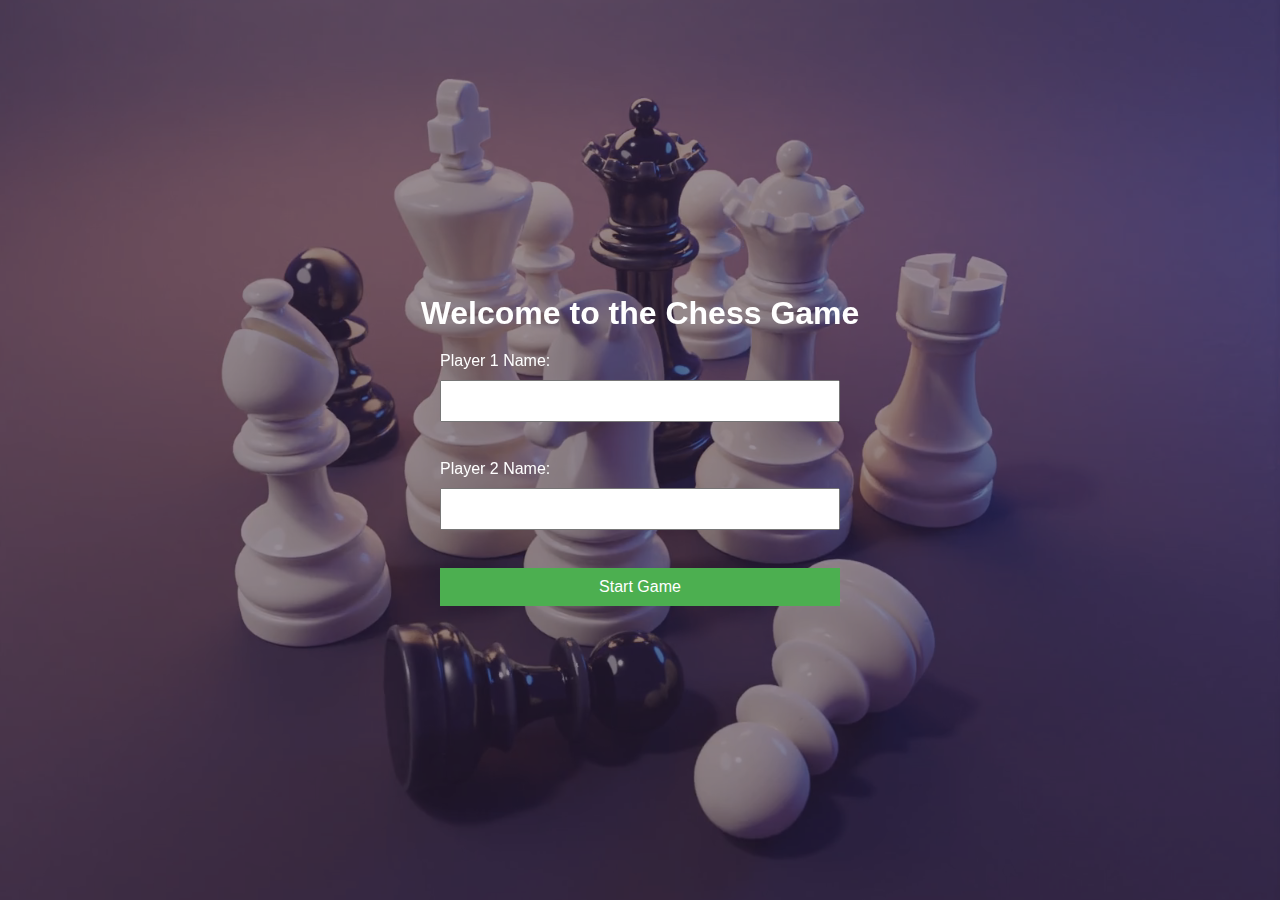
<file: index.html>
<!DOCTYPE html>
<html lang="en">
<head>
    <meta charset="UTF-8">
    <meta name="viewport" content="width=device-width, initial-scale=1.0">
    <title>Chess Game</title>
    <link rel="stylesheet" href="index.css">
</head>
<body>
    <div class="video-background">
        <video autoplay loop muted>
            <source src="images/bg-images/original-d1477b7cdded9a10408a18ef281c8621.mp4" type="video/mp4">
            Your browser does not support the video tag.
        </video>
    </div>
    <div class="content">
        <h1>Welcome to the Chess Game</h1>
        <form id="playerForm">
            <label for="player1">Player 1 Name:</label>
            <input type="text" id="player1" name="player1" required>
            <br>
            <label for="player2">Player 2 Name:</label>
            <input type="text" id="player2" name="player2" required>
            <br>
            <button type="submit">Start Game</button>
        </form>
    </div>
    <script src="index.js"></script>
</body>
</html>
</file>
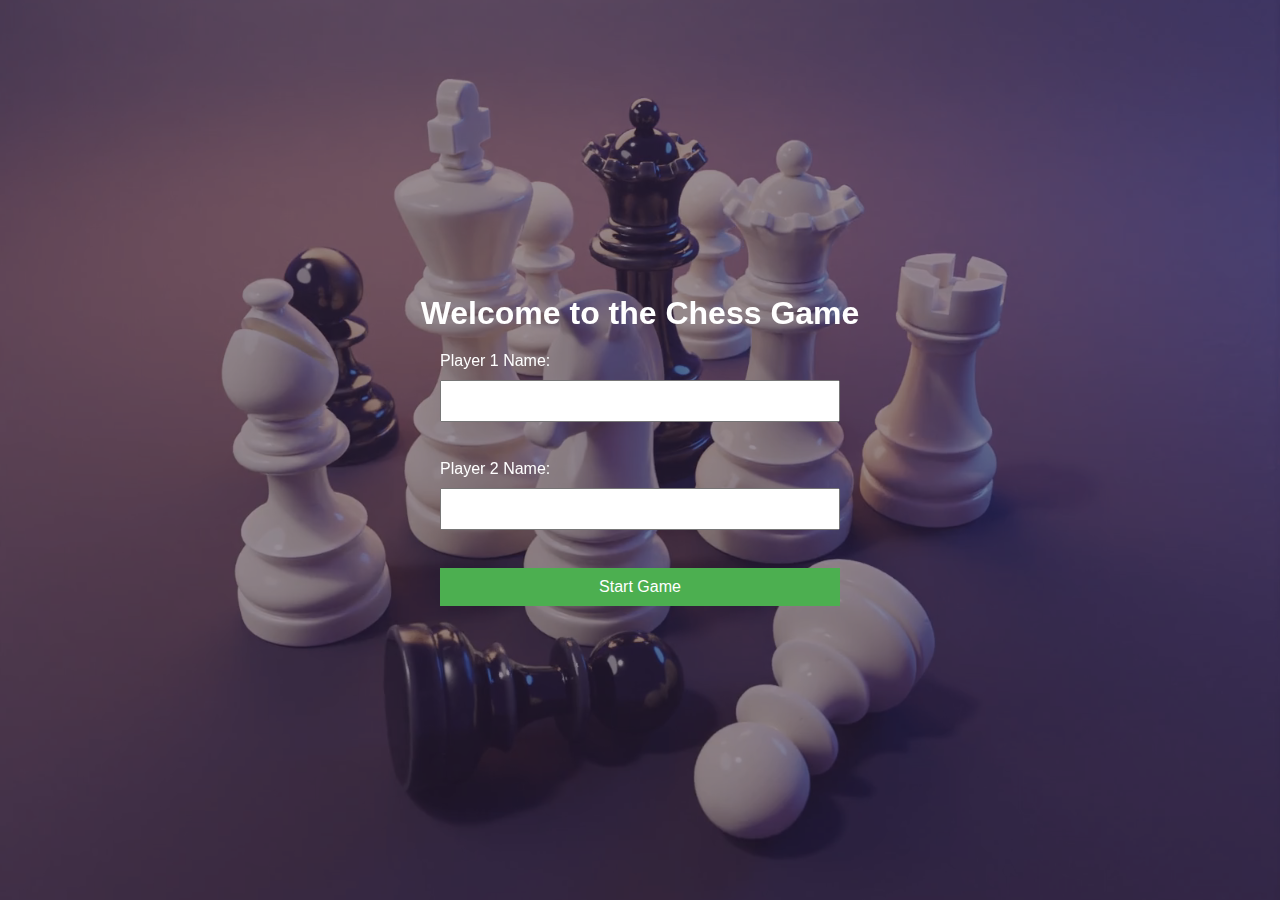
<file: HTML/index.html>
<!DOCTYPE html>
<html lang="en">
<head>
    <meta charset="UTF-8">
    <meta name="viewport" content="width=device-width, initial-scale=1.0">
    <title>Chess Game</title>
    <link rel="stylesheet" href="../CSS/index.css">
</head>
<body>
    <div class="video-background">
        <video autoplay loop muted>
            <source src="../images/bg-images/original-d1477b7cdded9a10408a18ef281c8621.mp4" type="video/mp4">
            Your browser does not support the video tag.
        </video>
    </div>
    <div class="content">
        <h1>Welcome to the Chess Game</h1>
        <form id="playerForm">
            <label for="player1">Player 1 Name:</label>
            <input type="text" id="player1" name="player1" required>
            <br>
            <label for="player2">Player 2 Name:</label>
            <input type="text" id="player2" name="player2" required>
            <br>
            <button type="submit">Start Game</button>
        </form>
    </div>
    <script src="../JS/index.js"></script>
</body>
</html>
</file>
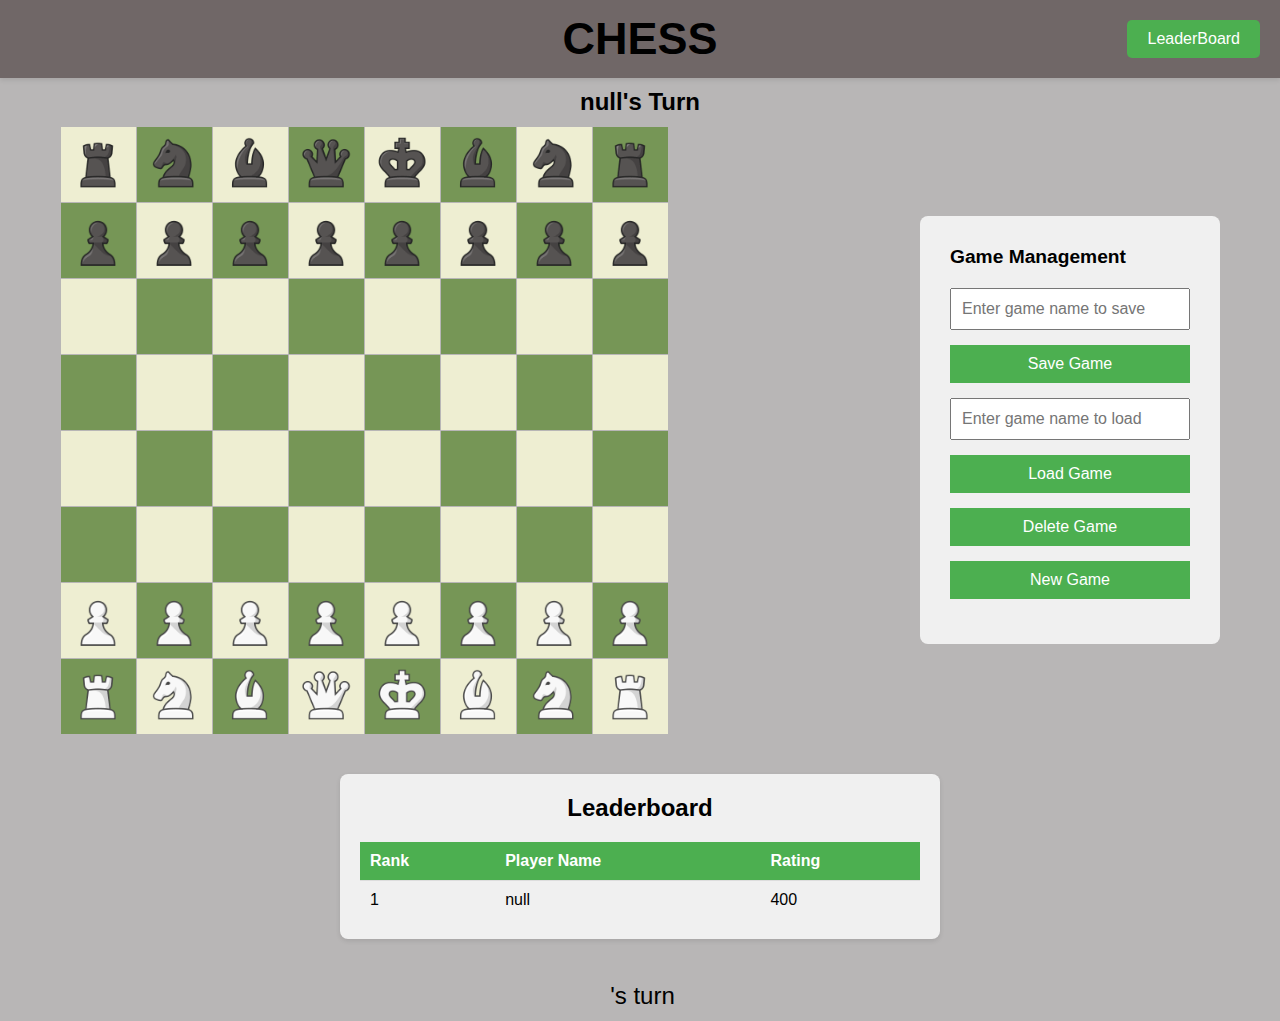
<file: chess.html>
<!DOCTYPE html>
<html lang="en">

<head>
    <meta charset="UTF-8" />
    <meta http-equiv="X-UA-Compatible" content="IE=edge" />
    <meta name="viewport" content="width=device-width, initial-scale=1.0" />
    <meta name="author" content="Jahid Khan" />
    <link rel="stylesheet" href="chess.css" />
    <title>Chess</title>
    
</head>

<body>
    <div class="navbar">
        <h1>CHESS</h1>
        <a href="#leaderboard" id="leaderButton">LeaderBoard</a>
    </div>

    <h2 id="tog"></h2>

    <div class="main-container">
        <div class="chess-board">
            <ul>
                <div class="divv" id="row8">
                    <li class="box" id="b801">Brook</li>
                    <li class="box" id="b802">Bknight</li>
                    <li class="box" id="b803">Bbishop</li>
                    <li class="box" id="b804">Bqueen</li>
                    <li class="box" id="b805">Bking</li>
                    <li class="box" id="b806">Bbishop</li>
                    <li class="box" id="b807">Bknight</li>
                    <li class="box" id="b808">Brook</li>
                </div>
                <div class="divv" id="row7">
                    <li class="box" id="b701">Bpawn</li>
                    <li class="box" id="b702">Bpawn</li>
                    <li class="box" id="b703">Bpawn</li>
                    <li class="box" id="b704">Bpawn</li>
                    <li class="box" id="b705">Bpawn</li>
                    <li class="box" id="b706">Bpawn</li>
                    <li class="box" id="b707">Bpawn</li>
                    <li class="box" id="b708">Bpawn</li>
                </div>
                <div class="divv" id="row6">
                    <li class="box" id="b601"></li>
                    <li class="box" id="b602"></li>
                    <li class="box" id="b603"></li>
                    <li class="box" id="b604"></li>
                    <li class="box" id="b605"></li>
                    <li class="box" id="b606"></li>
                    <li class="box" id="b607"></li>
                    <li class="box" id="b608"></li>
                </div>
                <div class="divv" id="row5">
                    <li class="box" id="b501"></li>
                    <li class="box" id="b502"></li>
                    <li class="box" id="b503"></li>
                    <li class="box" id="b504"></li>
                    <li class="box" id="b505"></li>
                    <li class="box" id="b506"></li>
                    <li class="box" id="b507"></li>
                    <li class="box" id="b508"></li>
                </div>
                <div class="divv" id="row4">
                    <li class="box" id="b401"></li>
                    <li class="box" id="b402"></li>
                    <li class="box" id="b403"></li>
                    <li class="box" id="b404"></li>
                    <li class="box" id="b405"></li>
                    <li class="box" id="b406"></li>
                    <li class="box" id="b407"></li>
                    <li class="box" id="b408"></li>
                </div>
                <div class="divv" id="row3">
                    <li class="box" id="b301"></li>
                    <li class="box" id="b302"></li>
                    <li class="box" id="b303"></li>
                    <li class="box" id="b304"></li>
                    <li class="box" id="b305"></li>
                    <li class="box" id="b306"></li>
                    <li class="box" id="b307"></li>
                    <li class="box" id="b308"></li>
                </div>

                <div class="divv" id="row2">
                    <li class="box Wpawn" id="b201">Wpawn</li>
                    <li class="box Wpawn" id="b202">Wpawn</li>
                    <li class="box Wpawn" id="b203">Wpawn</li>
                    <li class="box Wpawn" id="b204">Wpawn</li>
                    <li class="box Wpawn" id="b205">Wpawn</li>
                    <li class="box Wpawn" id="b206">Wpawn</li>
                    <li class="box Wpawn" id="b207">Wpawn</li>
                    <li class="box Wpawn" id="b208">Wpawn</li>
                </div>
                <div class="divv" id="row1">
                    <li class="box" id="b101">Wrook</li>
                    <li class="box" id="b102">Wknight</li>
                    <li class="box" id="b103">Wbishop</li>
                    <li class="box" id="b104">Wqueen</li>
                    <li class="box" id="b105">Wking</li>
                    <li class="box" id="b106">Wbishop</li>
                    <li class="box" id="b107">Wknight</li>
                    <li class="box" id="b108">Wrook</li>
                </div>
            </ul>
        </div>
        <div class="game-controls">
            <h3>Game Management</h3>
            <input type="text" id="saveGameName" placeholder="Enter game name to save" />
            <button id="saveGameButton">Save Game</button>

            <input type="text" id="loadGameName" placeholder="Enter game name to load" />
            <button id="loadGameButton">Load Game</button>
            <button id="deleteGameButton">Delete Game</button>
            <button id="newGameButton">New Game</button>
        </div>
    </div>
    <div id="leaderboard" class="leaderboard">
        <h2>Leaderboard</h2>
        <table class="leaderboard-table">
            <thead>
                <tr>
                    <th>Rank</th>
                    <th>Player Name</th>
                    <th>Rating</th>
                </tr>
            </thead>
            <tbody id="leaderboardBody">
                <!-- Leaderboard entries will be dynamically inserted here -->
            </tbody>
        </table>
    </div>
    <div id="player-turn">
        <span id="player-icon"></span>
        <span id="player-name"></span>'s turn
    </div>
    <script src="chess.js"></script>
    <script src="crud.js"></script>
    <script>
        
    </script>
</body>

</html>
</file>
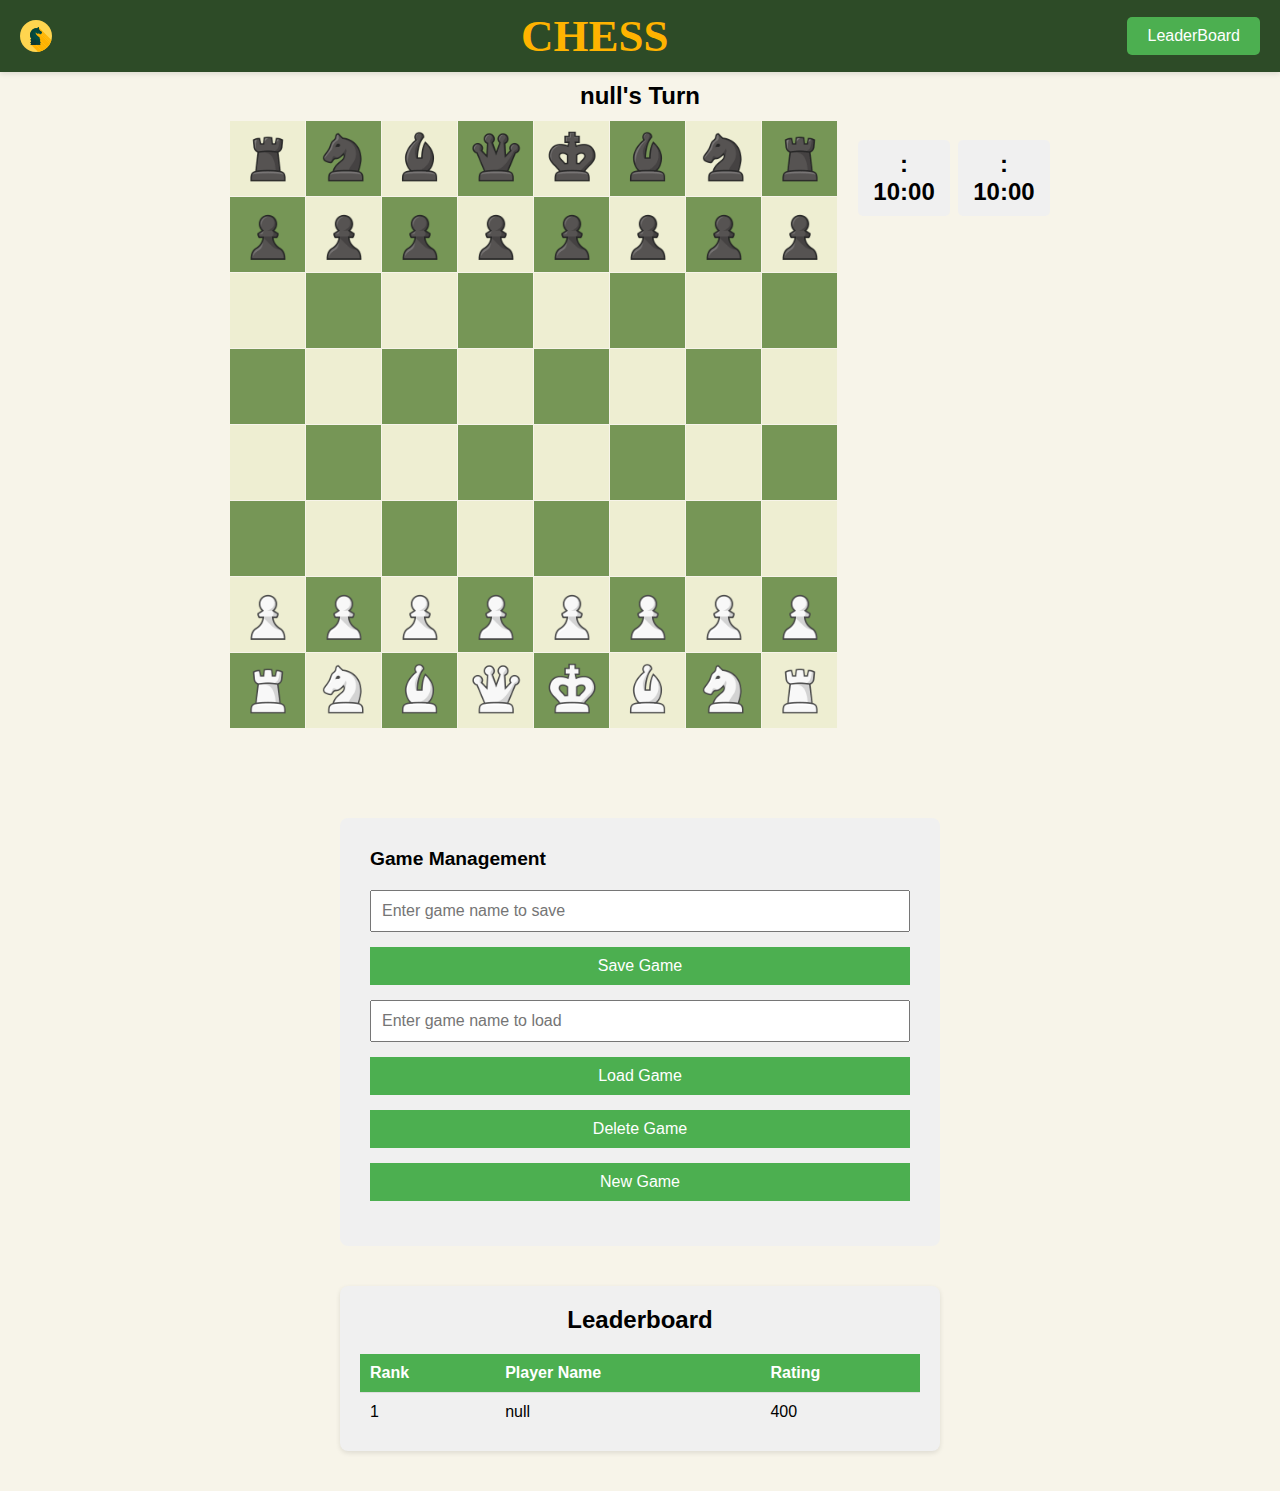
<file: HTML/chess.html>
<!DOCTYPE html>
<html lang="en">

<head>
    <meta charset="UTF-8" />
    <meta http-equiv="X-UA-Compatible" content="IE=edge" />
    <meta name="viewport" content="width=device-width, initial-scale=1.0" />
    <meta name="author" content="Jahid Khan" />
    <link rel="stylesheet" href="../CSS/chess.css" />
    <title>Chess</title>
    
</head>

<body>
    <div class="navbar">
        <svg class="chess-icon" xmlns="http://www.w3.org/2000/svg" xml:space="preserve" width="32" height="32" viewBox="0 0 2048 2048" style="shape-rendering:geometricPrecision;text-rendering:geometricPrecision;image-rendering:optimizeQuality;fill-rule:evenodd;clip-rule:evenodd">
            <defs>
                <clipPath id="id0">
                    <path d="M1024 0c565.539 0 1024 458.461 1024 1024s-458.461 1024-1024 1024S0 1589.539 0 1024 458.461 0 1024 0z"/>
                </clipPath>
                <style>.fil1{fill:#ffb300}.fil5,.fil6{fill:#094138;fill-rule:nonzero}.fil6{fill:#0d3b34}</style>
            </defs>
            <g id="Layer_x0020_1">
                <path d="M1024 0c565.539 0 1024 458.461 1024 1024s-458.461 1024-1024 1024S0 1589.539 0 1024 458.461 0 1024 0z" style="fill:#ffd54f"/>
                <!-- Rest of the SVG paths -->
                 <g style="clip-path:url(#id0)"><g id="_478221304"><path id="_3926324401" class="fil1" d="m1208.18 480.53 1135.88 1135.88 2.75 3.39 2.41 3.45 2.06 3.53 1.75 3.58 1.44 3.63 1.14 3.68.87 3.72.6 3.75.35 3.78.11 3.8-.11 3.81-.32 3.82-.51 3.82-.7 3.81-.85 3.79-1.01 3.78-1.15 3.75-1.27 3.72-1.38 3.68-1.48 3.63-1.55 3.58-1.62 3.52-1.68 3.46-1.71 3.38-1.73 3.3-1.75 3.22-1.74 3.13-1.73 3.03L1199.37 581.063l1.73-3.028 1.74-3.125 1.74-3.218 1.74-3.304 1.71-3.382 1.68-3.455 1.62-3.52 1.55-3.58 1.48-3.633 1.38-3.679 1.27-3.718 1.15-3.751 1.01-3.777.85-3.799.7-3.81.51-3.817.32-3.818.11-3.811-.12-3.799-.35-3.778-.6-3.751-.86-3.721-1.15-3.679-1.43-3.634-1.75-3.582-2.07-3.522-2.4-3.457z"/><path id="_392614056" class="fil1" d="M1225.4 604.187 2361.29 1740.07l1.89 2.2 1.86 2.27 1.83 2.32 1.8 2.39 1.77 2.45 1.73 2.52 1.69 2.57 1.65 2.64 1.61 2.71 1.56 2.76 1.51 2.83L1244.31 631.851l-1.51-2.831-1.56-2.767-1.61-2.703-1.65-2.639-1.69-2.576-1.73-2.514-1.77-2.449-1.8-2.39-1.83-2.325-1.86-2.266z"/><path id="_392612688" class="fil1" d="M1384.19 840.981 2520.07 1976.86l-.09.14-.09.14-.1.14-.09.13-.1.14-.1.13-.09.13-.1.14L1383.43 842.064l.1-.132.09-.134.1-.133.09-.136.1-.135.1-.137.09-.138z"/><path id="_392619480" class="fil1" d="M1383.43 842.064 2519.31 1977.95l-1.07 1.56-1.11 1.58-1.12 1.59-1.15 1.61-1.18 1.6-1.2 1.62-1.21 1.62-1.24 1.63L1374.15 854.874l1.24-1.625 1.21-1.622 1.2-1.615 1.17-1.609 1.16-1.6 1.12-1.591 1.1-1.581z"/><path id="_392633328" class="fil1" d="M1374.15 854.874 2510.03 1990.76l-326.82-204.27L1047.32 650.606z"/><path id="_392622408" class="fil1" d="M1047.32 650.606 2183.21 1786.49l-8.56-1.84-8.55-1.25-8.53-.67-8.5-.12-8.47.43-8.41.97-8.35 1.48-8.27 1.98-8.2 2.47-8.1 2.94-7.99 3.4-7.88 3.85-7.75 4.27-7.61 4.69-7.46 5.08-7.3 5.48-7.13 5.84-6.94 6.2-6.76 6.54-6.55 6.86-6.33 7.18-6.11 7.47-5.87 7.76-5.63 8.03-5.36 8.27-5.1 8.52-4.81 8.74-4.52 8.95-4.22 9.15-3.91 9.32-3.58 9.5-3.25 9.64L831.333 811.734l3.245-9.641 3.581-9.491 3.906-9.326 4.22-9.145 4.523-8.951 4.814-8.741 5.095-8.517 5.365-8.279 5.623-8.024 5.872-7.757 6.109-7.476 6.334-7.177 6.551-6.865 6.753-6.54 6.948-6.198 7.129-5.842 7.301-5.472 7.461-5.087 7.61-4.686 7.749-4.274 7.877-3.844 7.994-3.4 8.098-2.944 8.193-2.469 8.277-1.982 8.35-1.48 8.409-.964 8.46-.432 8.51.113 8.53.674 8.55 1.25z"/><path id="_392639808" class="fil1" d="M831.333 811.734 1967.21 1947.62l-4.29 15.14-3.25 14.9-2.24 14.65-1.28 14.42-.36 14.2.51 13.98 1.34 13.78 2.14 13.58 2.87 13.39 3.58 13.22 4.23 13.05 4.85 12.89 5.41 12.75 5.94 12.6 6.42 12.48 6.86 12.35 7.26 12.25 7.61 12.14 7.91 12.05 8.17 11.97 8.4 11.89 8.57 11.84 8.71 11.78 8.79 11.73 8.84 11.7 8.84 11.67 8.8 11.66 8.72 11.65 8.58 11.65 8.41 11.66 8.2 11.69 7.93 11.71L997.8 1218.16l-7.935-11.71-8.195-11.69-8.41-11.66-8.584-11.66-8.715-11.65-8.798-11.65-8.841-11.67-8.84-11.7-8.794-11.74-8.706-11.78-8.573-11.83-8.396-11.89-8.176-11.97-7.913-12.05-7.606-12.15-7.255-12.24-6.86-12.36-6.422-12.47-5.94-12.606-5.414-12.744-4.846-12.893-4.234-13.05-3.575-13.218-2.876-13.394-2.133-13.581-1.344-13.775-.514-13.982.362-14.196 1.279-14.419 2.242-14.654 3.248-14.896z"/><path id="_392635728" class="fil1" d="m997.8 1218.16 1135.88 1135.88 2.53 365.84L1000.33 1584z"/><path id="_392630328" class="fil1" d="M742.862 1332.6 1878.74 2468.48l-2.19-.74-2.14-.78-2.11-.82-2.06-.86-2.02-.88-1.98-.92-1.93-.95-1.89-.99-1.85-1.01-1.81-1.04-1.76-1.07-1.72-1.09-1.67-1.13-1.63-1.15-1.58-1.17-1.54-1.19-1.5-1.22-1.45-1.24L710.033 1314.35l1.449 1.24 1.495 1.21 1.54 1.2 1.584 1.17 1.628 1.15 1.674 1.12 1.717 1.1 1.762 1.07 1.805 1.04 1.849 1.01 1.892.98 1.934.96 1.979.91 2.019.89 2.063.85 2.104.82 2.146.79z"/><path id="_392638704" class="fil1" d="M716.416 1584 1852.3 2719.88l-2.39-.12-2.32-.35-2.23-.58-2.15-.78-2.04-.98-1.92-1.17-1.8-1.35L701.572 1578.67l1.796 1.34 1.924 1.17 2.04.99 2.145.78 2.236.58 2.317.35z"/><path id="_392617488" class="fil1" d="m1000.33 1584 1135.88 1135.88H1852.3L716.416 1584z"/><path id="_392613192" class="fil1" d="M1390.07 760.477 2525.95 1896.36l1.41 1.64 1.32 1.65 1.24 1.66 1.15 1.67 1.07 1.67.99 1.68.91 1.69.83 1.7.76 1.7.67 1.72.61 1.72.53 1.73.46 1.75.39 1.75.33 1.77.26 1.77.19 1.79L1403.19 789.537l-.19-1.787-.26-1.775-.33-1.765-.39-1.754-.46-1.744-.53-1.734-.61-1.725-.68-1.715-.75-1.705-.83-1.697-.91-1.689-.99-1.68-1.07-1.673-1.15-1.665-1.24-1.658-1.32-1.651z"/><path id="_392625720" class="fil1" d="M1244.31 631.851 2380.19 1767.73l.44.9L1244.75 632.743z"/><path id="_392626584" class="fil1" d="M1244.75 632.743 2380.63 1768.63l.85 1.52.89 1.53.95 1.56.98 1.58 1.03 1.59 1.07 1.61 1.12 1.63 1.16 1.64 1.19 1.65 1.24 1.67 1.27 1.68 1.31 1.68 1.35 1.7 1.38 1.71 1.42 1.72 1.45 1.73 1.48 1.73 1.51 1.74 1.55 1.74L1267.94 664.158l-1.54-1.743-1.51-1.739-1.48-1.731-1.45-1.726-1.42-1.718-1.38-1.71-1.35-1.699-1.31-1.689-1.27-1.678-1.24-1.667-1.19-1.654-1.16-1.64-1.12-1.625-1.07-1.609-1.03-1.593-.99-1.577-.94-1.558-.89-1.539z"/><path id="_392614080" class="fil1" d="M1403.19 789.537 2539.07 1925.42l.14 1.79.06 1.77.01 1.74-.05 1.73-.11 1.7-.17 1.68-.22 1.67-.28 1.65-.33 1.63-.37 1.62-.43 1.61-.47 1.59-.52 1.59-.56 1.57-.6 1.57-.65 1.56-.68 1.55-.72 1.55-.75 1.55-.79 1.54-.82 1.55-.85 1.54-.88 1.54-.91 1.55-.93 1.55-.96 1.55-.98 1.56-1 1.57-1.02 1.58-1.04 1.59-1.05 1.59-1.07 1.61L1384.19 840.981l1.07-1.61 1.05-1.597 1.04-1.587 1.02-1.577 1-1.568.98-1.561.95-1.555.94-1.55.91-1.547.88-1.544.85-1.542.82-1.543.79-1.543.75-1.547.72-1.548.68-1.554.65-1.559.6-1.568.56-1.575.52-1.584.47-1.596.43-1.606.37-1.621.33-1.633.28-1.65.22-1.667.17-1.684.11-1.702.05-1.723-.01-1.745-.07-1.768z"/><path id="_478234912" class="fil1" d="M1357.29 736.419c31.697 16.83 44.16 34 45.899 53.118 1.748 19.234-7.547 34.207-19.002 51.444-.245.37-.5.731-.763 1.083-2.823 4.163-5.96 8.47-9.274 12.81l-326.829-204.268c-91.266-22.816-183.199 57.53-215.992 161.128-51.586 162.96 83.38 281.256 166.467 406.427l2.531 365.838H716.412c-12.888 0-23.336-10.448-23.336-23.335 0-1.01.064-2.005.19-2.98 1.531-19.16 4.524-31.755 10.414-43.635 3.234-6.523 7.017-12.181 11.69-18.167-50.893-60.662-29.142-85.724.022-119.308 10.15-11.687 21.715-25.007 27.467-43.973-23.561-7.762-40.056-21.921-48.233-37.327a23.868 23.868 0 0 1-.78-1.617c-4.346-8.784-6.237-18.06-5.543-27.176.785-10.275 4.706-19.99 11.932-28.296 8.08-9.29 20.532-16.674 37.486-20.335-21.756-29.806-44.695-70.43-62.27-117.05-18.676-49.536-31.524-106.284-30.832-164.727.388-32.606 4.569-64.629 12.111-95.489 21.435-87.697 70.013-166.562 135.952-223.245 66.377-57.061 150.408-91.76 242.267-90.667 22.723.27 45.861 2.726 69.258 7.57 4.213-4.645 9.368-10.542 14.832-16.793 17.761-20.322 38.381-43.916 50.182-50.516 7.85-4.364 17.133-3.7 24.141.93l.013-.02c48.043 31.773 24.225 81.48 5.996 113.218a134.994 134.994 0 0 1 16.241 13.01c10.68 9.995 20.756 22.507 28.698 37.78l.437.89c8.784 16.1 25.8 35.72 45.512 54.154 21.39 20.004 45.592 38.197 65.816 48.836.414.218.818.448 1.215.687z"/></g></g><path d="M1024 0c565.539 0 1024 458.461 1024 1024s-458.461 1024-1024 1024S0 1589.539 0 1024 458.461 0 1024 0z" style="fill:none"/><path d="M1256.24 1224.29c13.798 6.755 23.31 17.079 28.841 28.747 3.897 8.22 5.696 17.101 5.54 25.936-.155 8.81-2.242 17.48-6.117 25.313-6.23 12.59-16.88 23.216-31.34 28.991 5.82 18.606 17.23 31.747 27.257 43.294 29.165 33.585 50.915 58.646.023 119.308 4.673 5.986 8.455 11.644 11.69 18.168 6.016 12.135 9.01 25.016 10.512 44.881.956 12.838-8.674 24.02-21.512 24.977a24.45 24.45 0 0 1-1.733.065v.026H716.415c-12.888 0-23.336-10.448-23.336-23.335 0-1.01.064-2.005.19-2.98 1.531-19.16 4.524-31.755 10.414-43.635 3.234-6.523 7.017-12.181 11.69-18.167-50.893-60.662-29.142-85.724.022-119.308 10.15-11.687 21.715-25.007 27.467-43.973-23.56-7.762-40.056-21.921-48.233-37.327a23.868 23.868 0 0 1-.78-1.617c-4.346-8.784-6.237-18.06-5.542-27.176.784-10.275 4.705-19.99 11.931-28.296 8.08-9.29 20.532-16.674 37.486-20.335-21.756-29.806-44.695-70.43-62.27-117.05-18.676-49.536-31.524-106.284-30.832-164.727.388-32.606 4.569-64.629 12.111-95.489 21.435-87.697 70.013-166.562 135.952-223.245 66.377-57.061 150.408-91.76 242.267-90.667 22.724.27 45.861 2.726 69.258 7.57 4.213-4.645 9.368-10.542 14.832-16.793 17.762-20.323 38.381-43.916 50.182-50.516 7.85-4.364 17.133-3.7 24.141.93l.013-.02c48.043 31.773 24.225 81.48 5.996 113.218a134.994 134.994 0 0 1 16.241 13.01c10.68 9.995 20.756 22.507 28.699 37.78.152.294.297.592.437.89 8.783 16.1 25.798 35.72 45.511 54.154 21.391 20.004 45.592 38.197 65.816 48.836.414.218.818.448 1.215.687 31.697 16.83 44.16 34 45.9 53.118 1.747 19.234-7.548 34.207-19.003 51.444-.245.37-.5.731-.763 1.083-21.09 31.097-59.604 70.296-59.715 70.41-7.633 7.849-19.46 9.157-28.49 3.83-18.423-9.536-31.463-18.937-43.067-27.302-24.506-17.664-40.876-29.465-102.183-16.494-9.167 1.934-17.748 3.039-25.768 3.43-30.955 1.51-52.99-7.644-68.313-21.128-15.528-13.665-23.557-31.524-26.889-47.31a90.11 90.11 0 0 1-1.828-14.113c-.08-1.714-.564 2.382-1.512 2.075-1.855-.602-3.974-.876-6.175-.745-2.099.124-4.25.654-6.274 1.663-5.852 2.917-10.614 10.839-10.614 26.32 0 38.541 15.658 74.956 38.948 108.26 24.503 35.04 57.398 66.757 89.974 94.155 11.543 9.707 25.612 19.542 39.833 29.481 11.655 8.146 23.407 16.362 33.99 24.561 48.81 37.825 84.49 80.939 50.897 145.136z" style="fill:#004d40;fill-rule:nonzero"/><path d="M1256.24 1224.29c13.798 6.755 23.31 17.079 28.841 28.747 3.897 8.22 5.696 17.101 5.54 25.936-.155 8.81-2.242 17.48-6.117 25.313-6.23 12.59-16.88 23.216-31.34 28.991.197.626.398 1.247.608 1.86H742.046c.283-.834.556-1.681.816-2.539-23.56-7.762-40.056-21.92-48.233-37.327a23.868 23.868 0 0 1-.78-1.617c-4.346-8.784-6.237-18.06-5.542-27.176.784-10.275 4.705-19.99 11.931-28.296 7.857-9.034 19.848-16.264 36.095-20.024h522.935a142.597 142.597 0 0 1-3.028 6.132z" style="fill:#03493d;fill-rule:nonzero"/><path class="fil5" d="M1253.77 1335.14c5.98 17.63 16.96 30.276 26.65 41.434 29.164 33.585 50.914 58.647.023 119.308l.229.293h-565.53l.23-.293c-50.894-60.661-29.142-85.723.022-119.308 9.69-11.158 20.67-23.805 26.65-41.434h511.726z"/><path class="fil6" d="M1280.67 1496.18c4.567 5.877 8.278 11.46 11.46 17.875 6.017 12.136 9.01 25.017 10.512 44.882.957 12.837-8.674 24.02-21.511 24.977a24.45 24.45 0 0 1-1.733.064v.026H716.412c-12.888 0-23.336-10.448-23.336-23.335 0-1.01.063-2.005.189-2.98 1.532-19.16 4.525-31.755 10.415-43.634 3.18-6.417 6.893-11.998 11.46-17.875h565.53z"/><path d="M1000.33 1584H716.415c-12.888 0-23.336-10.448-23.336-23.335 0-1.01.064-2.006.189-2.98 1.532-19.16 4.525-31.755 10.415-43.635 3.234-6.523 7.017-12.182 11.69-18.167-50.893-60.662-29.142-85.724.022-119.308 10.149-11.687 21.714-25.007 27.466-43.973-23.56-7.762-40.056-21.921-48.232-37.328a23.868 23.868 0 0 1-.781-1.616c-4.345-8.784-6.236-18.06-5.542-27.176.784-10.275 4.706-19.99 11.932-28.296 8.08-9.29 20.532-16.674 37.485-20.335-21.755-29.807-44.695-70.43-62.27-117.05-18.675-49.536-31.523-106.284-30.831-164.727.387-32.606 4.568-64.629 12.11-95.489 21.436-87.697 70.013-166.562 135.953-223.245 66.377-57.061 150.408-91.761 242.267-90.667 22.723.27 45.861 2.726 69.257 7.57 4.213-4.645 9.369-10.542 14.833-16.794 17.761-20.322 38.38-43.915 50.181-50.515 7.85-4.365 17.133-3.7 24.142.93l.013-.02c48.043 31.773 24.224 81.48 5.995 113.218a134.994 134.994 0 0 1 16.242 13.01c10.68 9.995 20.755 22.507 28.698 37.779.152.295.298.593.437.892 8.784 16.1 25.799 35.719 45.512 54.153 21.39 20.004 45.591 38.197 65.815 48.835.415.219.819.45 1.216.688 31.697 16.83 44.16 34 45.899 53.118 1.748 19.234-7.548 34.207-19.002 51.444-.246.37-.5.73-.763 1.083-2.823 4.163-5.961 8.47-9.274 12.81l-326.829-204.268c-91.266-22.817-183.199 57.53-215.992 161.128-51.586 162.959 83.379 281.256 166.467 406.427l2.531 365.838z" style="fill:#06453a;fill-rule:nonzero"/><path class="fil5" d="M998.61 1335.14H742.046c.283-.834.556-1.68.816-2.538-23.56-7.762-40.056-21.921-48.233-37.328a23.868 23.868 0 0 1-.78-1.617c-4.346-8.784-6.236-18.059-5.542-27.176.784-10.274 4.706-19.989 11.931-28.295 7.857-9.035 19.849-16.264 36.095-20.025H997.8l.81 116.98z"/><path class="fil6" d="M999.724 1496.18h-284.58l.23-.293c-50.893-60.661-29.142-85.723.022-119.308 9.69-11.158 20.67-23.805 26.65-41.434H998.61l1.114 161.035z"/><path d="M1000.33 1584H716.415c-12.888 0-23.336-10.448-23.336-23.335 0-1.01.064-2.006.189-2.98 1.532-19.16 4.525-31.755 10.415-43.635 3.18-6.417 6.893-11.997 11.46-17.875h284.58l.607 87.825z" style="fill:#113630;fill-rule:nonzero"/>
            </g>
        </svg>
        <h1>CHESS</h1>
        <a href="#leaderboard" id="leaderButton">LeaderBoard</a>
    </div>

    <h2 id="tog"></h2>

    <div class="main-container">
        <div class="chess-and-timers">
            <div class="chess-board">
                <ul>
                    <div class="divv" id="row8">
                        <li class="box" id="b801">Brook</li>
                        <li class="box" id="b802">Bknight</li>
                        <li class="box" id="b803">Bbishop</li>
                        <li class="box" id="b804">Bqueen</li>
                        <li class="box" id="b805">Bking</li>
                        <li class="box" id="b806">Bbishop</li>
                        <li class="box" id="b807">Bknight</li>
                        <li class="box" id="b808">Brook</li>
                    </div>
                    <div class="divv" id="row7">
                        <li class="box" id="b701">Bpawn</li>
                        <li class="box" id="b702">Bpawn</li>
                        <li class="box" id="b703">Bpawn</li>
                        <li class="box" id="b704">Bpawn</li>
                        <li class="box" id="b705">Bpawn</li>
                        <li class="box" id="b706">Bpawn</li>
                        <li class="box" id="b707">Bpawn</li>
                        <li class="box" id="b708">Bpawn</li>
                    </div>
                    <div class="divv" id="row6">
                        <li class="box" id="b601"></li>
                        <li class="box" id="b602"></li>
                        <li class="box" id="b603"></li>
                        <li class="box" id="b604"></li>
                        <li class="box" id="b605"></li>
                        <li class="box" id="b606"></li>
                        <li class="box" id="b607"></li>
                        <li class="box" id="b608"></li>
                    </div>
                    <div class="divv" id="row5">
                        <li class="box" id="b501"></li>
                        <li class="box" id="b502"></li>
                        <li class="box" id="b503"></li>
                        <li class="box" id="b504"></li>
                        <li class="box" id="b505"></li>
                        <li class="box" id="b506"></li>
                        <li class="box" id="b507"></li>
                        <li class="box" id="b508"></li>
                    </div>
                    <div class="divv" id="row4">
                        <li class="box" id="b401"></li>
                        <li class="box" id="b402"></li>
                        <li class="box" id="b403"></li>
                        <li class="box" id="b404"></li>
                        <li class="box" id="b405"></li>
                        <li class="box" id="b406"></li>
                        <li class="box" id="b407"></li>
                        <li class="box" id="b408"></li>
                    </div>
                    <div class="divv" id="row3">
                        <li class="box" id="b301"></li>
                        <li class="box" id="b302"></li>
                        <li class="box" id="b303"></li>
                        <li class="box" id="b304"></li>
                        <li class="box" id="b305"></li>
                        <li class="box" id="b306"></li>
                        <li class="box" id="b307"></li>
                        <li class="box" id="b308"></li>
                    </div>

                    <div class="divv" id="row2">
                        <li class="box Wpawn" id="b201">Wpawn</li>
                        <li class="box Wpawn" id="b202">Wpawn</li>
                        <li class="box Wpawn" id="b203">Wpawn</li>
                        <li class="box Wpawn" id="b204">Wpawn</li>
                        <li class="box Wpawn" id="b205">Wpawn</li>
                        <li class="box Wpawn" id="b206">Wpawn</li>
                        <li class="box Wpawn" id="b207">Wpawn</li>
                        <li class="box Wpawn" id="b208">Wpawn</li>
                    </div>
                    <div class="divv" id="row1">
                        <li class="box" id="b101">Wrook</li>
                        <li class="box" id="b102">Wknight</li>
                        <li class="box" id="b103">Wbishop</li>
                        <li class="box" id="b104">Wqueen</li>
                        <li class="box" id="b105">Wking</li>
                        <li class="box" id="b106">Wbishop</li>
                        <li class="box" id="b107">Wknight</li>
                        <li class="box" id="b108">Wrook</li>
                    </div>
                </ul>
            </div>
            <div class="timers-container">
                <div class="player-timer player2-timer">
                    <span id="player2-name"></span>: <span id="player2-timer">10:00</span>
                </div>
                <div class="player-timer player1-timer">
                    <span id="player1-name"></span>: <span id="player1-timer">10:00</span>
                </div>
            </div>
        </div>
        <div class="game-controls">
            <h3>Game Management</h3>
            <input type="text" id="saveGameName" placeholder="Enter game name to save" />
            <button id="saveGameButton">Save Game</button>

            <input type="text" id="loadGameName" placeholder="Enter game name to load" />
            <button id="loadGameButton">Load Game</button>
            <button id="deleteGameButton">Delete Game</button>
            <button id="newGameButton">New Game</button>
        </div>
    </div>
    <div id="leaderboard" class="leaderboard">
        <h2>Leaderboard</h2>
        <table class="leaderboard-table">
            <thead>
                <tr>
                    <th>Rank</th>
                    <th>Player Name</th>
                    <th>Rating</th>
                </tr>
            </thead>
            <tbody id="leaderboardBody">
                <!-- Leaderboard entries will be dynamically inserted here -->
            </tbody>
        </table>
    </div>
    <!-- <div id="player-turn">
        <span id="player-icon"></span>
        <span id="player-name"></span>'s turn
    </div> -->
    <script src="../JS/chess.js"></script>
    <script src="../CRUD/crud.js"></script>
    <script>
        
    </script>
</body>

</html>
</file>
<file: index.css>
*{
    font-family: 'Poppins', sans-serif;
    margin: 0;
    padding: 0;
    /* //all text in the file should be white */
    /* color: white; */
}

body, html {
    margin: 0;
    padding: 0;
    height: 100%;
    overflow: hidden;
}

.video-background {
    position: fixed;
    top: 0;
    left: 0;
    width: 100%;
    height: 100%;
    z-index: -1;
}

.video-background video {
    width: 100%;
    height: 100%;
    object-fit: cover;
    object-position: center 17%; /* Adjust this value to move the video down */
}

.content {
    position: absolute;
    top: 0;
    left: 0;
    width: 100%;
    height: 100%;
    display: flex;
    flex-direction: column;
    justify-content: center;
    align-items: center;
    background-color: rgba(48, 30, 48, 0.5); /* Semi-transparent overlay */
    /* background-color: rgba(158, 94, 94, 0.5); */
    color: white;
}

h1 {
    margin-bottom: 20px;
}

#playerForm {
    display: flex;
    flex-direction: column;
    gap: 10px;
    width: 80%;
    max-width: 400px;
}

input, button {
    padding: 10px;
    font-size: 16px;
}

button {
    cursor: pointer;
    background-color: #4CAF50;
    color: white;
    border: none;
    transition: background-color 0.3s;
}

button:hover {
    background-color: #45a049;
}
</file>
<file: CSS/index.css>
*{
    font-family: 'Poppins', sans-serif;
    margin: 0;
    padding: 0;
    /* //all text in the file should be white */
    /* color: white; */
}

body, html {
    margin: 0;
    padding: 0;
    height: 100%;
    overflow: hidden;
}

.video-background {
    position: fixed;
    top: 0;
    left: 0;
    width: 100%;
    height: 100%;
    z-index: -1;
}

.video-background video {
    width: 100%;
    height: 100%;
    object-fit: cover;
    object-position: center 17%; /* Adjust this value to move the video down */
}

.content {
    position: absolute;
    top: 0;
    left: 0;
    width: 100%;
    height: 100%;
    display: flex;
    flex-direction: column;
    justify-content: center;
    align-items: center;
    background-color: rgba(48, 30, 48, 0.5); /* Semi-transparent overlay */
    /* background-color: rgba(158, 94, 94, 0.5); */
    color: white;
}

h1 {
    margin-bottom: 20px;
}

#playerForm {
    display: flex;
    flex-direction: column;
    gap: 10px;
    width: 80%;
    max-width: 400px;
}

input, button {
    padding: 10px;
    font-size: 16px;
}

button {
    cursor: pointer;
    background-color: #4CAF50;
    color: white;
    border: none;
    transition: background-color 0.3s;
}

button:hover {
    background-color: #45a049;
}

/* Add this to your existing CSS */
select#gameTime {
    width: 100%;
    padding: 10px;
    margin-bottom: 15px;
    font-size: 16px;
    border: 1px solid #ccc;
    border-radius: 4px;
    background-color: white;
}

select#gameTime:focus {
    outline: none;
    border-color: #4CAF50;
}
</file>
<file: chess.css>
* {
    margin: 0;
    padding: 0;
    box-sizing: border-box;
    
}

body {
    background-color: rgb(184, 182, 182);
    display: flex;
    flex-direction: column;
    align-items: center;
    overflow-x: hidden;
    font-family: Arial, sans-serif;
}

/* h1 {
    margin: 20px 0;
} */

.main-container {
    display: flex;
    justify-content: space-between;
    align-items: center;
    width: 100%;
    max-width: 1200px;
    margin: 0 auto;
    padding: 0 20px;
}

.chess-board {
    margin-right: 0;
}

.game-controls {
    width: 300px;
    padding: 30px;
    background-color: #f0f0f0;
    border-radius: 8px;
    align-self: center;
}

.game-controls h3 {
    margin-bottom: 20px;
    font-size: 1.2em;
}

.game-controls input,
.game-controls button {
    width: 100%;
    margin-bottom: 15px;
    padding: 10px;
    font-size: 1em;
}

.game-controls button {
    background-color: #4CAF50;
    color: white;
    border: none;
    cursor: pointer;
    transition: background-color 0.3s;
}

.game-controls button:hover {
    background-color: #45a049;
}

/* Your existing chess board styles here */
ul {
    display: grid;
    grid-template-columns: 1fr;
}

.divv {
    display: flex;
}

li {
    list-style: none;
    display: grid;
    place-items: center;
    font-size: 0px;
}

.box {
    margin: .5px;
    width: 75px;
    height: 75px;
}

#tog {
    margin: 10px 0px;
}

.allimg {
    width: 60px;
    position: relative;
    bottom: 5px;
}

.allpawn {
    transform: scale(1.1);
}

@media (max-width: 1000px) {
    .main-container {
        flex-direction: column;
        align-items: center;
        padding: 0;
    }

    .chess-board {
        margin-bottom: 30px;
    }

    .game-controls {
        width: 100%;
        max-width: 350px;
    }
}

@media (max-width: 650px) {
    .box {
        width: 11vw;
        height: 11vw;
    }

    .allimg {
        width: 7vw;
    }
}

.navbar {
    display: flex;
    justify-content: space-between;
    align-items: center;
    width: 100%;
    padding: 20px;
    background-color: #706767;
    box-shadow: 0 2px 5px rgba(0,0,0,0.1);
    position: relative;
}

.navbar h1 {
    margin: 0;
    font-size: 45px;
    position: absolute;
    left: 50%;
    transform: translateX(-50%);
}

#leaderButton {
    padding: 10px 20px;
    background-color: #4CAF50;
    color: white;
    border: none;
    border-radius: 5px;
    cursor: pointer;
    font-size: 16px;
    margin-left: auto;
}

#leaderButton:hover {
    background-color: #45a049;
}

@media (max-width: 600px) {
    .navbar {
        flex-direction: column;
        padding: 10px;
    }

    .navbar h1 {
        position: static;
        transform: none;
        margin-bottom: 10px;
    }

    #leaderButton {
        width: 100%;
        margin-left: 0;
    }
}





#leaderButton {
    text-decoration: none;
    color: white;
}



.leaderboard {
    width: 100%;
    max-width: 600px;
    margin: 40px auto;
    padding: 20px;
    background-color: #f0f0f0;
    border-radius: 8px;
    box-shadow: 0 2px 5px rgba(0,0,0,0.1);
}
.leaderboard h2 {
    text-align: center;
    margin-bottom: 20px;
}
.leaderboard-table {
    width: 100%;
    border-collapse: collapse;
}
.leaderboard-table th, .leaderboard-table td {
    padding: 10px;
    text-align: left;
    border-bottom: 1px solid #ddd;
}
.leaderboard-table th {
    background-color: #4CAF50;
    color: white;
}
.leaderboard-table tr:last-child td {
    border-bottom: none;
}

#player-turn {
    font-size: 24px;
    margin-bottom: 10px;
}

#player-icon {
    font-size: 28px;
    margin-right: 5px;
}
</file>
<file: CSS/chess.css>
* {
    margin: 0;
    padding: 0;
    box-sizing: border-box;
    
}

body {
    background-color:#f7f4e9;
    display: flex;
    flex-direction: column;
    align-items: center;
    overflow-x: hidden;
    font-family: Arial, sans-serif;
}

/* h1 {
    margin: 20px 0;
} */

.main-container {
    display: flex;
    justify-content: space-between;
    align-items: flex-start;
    width: 100%;
    max-width: 1200px;
    margin: 0 auto;
    padding: 0 20px;
}

.chess-and-timers {
    display: flex;
    position: relative;
}

.chess-board {
    margin-right: 20px;
    touch-action: manipulation;
    -webkit-touch-callout: none;
    -webkit-user-select: none;
    -khtml-user-select: none;
    -moz-user-select: none;
    -ms-user-select: none;
    user-select: none;
}

.timers-container {
    position: absolute;
    right: -220px;
    top: 0;
    bottom: 0;
    display: flex;
    flex-direction: column;
    justify-content: space-between;
    height: 100%;
}

.player-timer {
    font-size: 24px;
    font-weight: bold;
    padding: 10px;
    background-color: #f0f0f0;
    border-radius: 5px;
    width: 200px;
    text-align: center;
}

.player2-timer {
    align-self: flex-start;
}

.player1-timer {
    align-self: flex-end;
}

.game-controls {
    width: 300px;
    padding: 30px;
    background-color: #f0f0f0;
    border-radius: 8px;
    margin-left: 20px;
    margin-top: 70px;
}

.game-controls h3 {
    margin-bottom: 20px;
    font-size: 1.2em;
}

.game-controls input,
.game-controls button {
    width: 100%;
    margin-bottom: 15px;
    padding: 10px;
    font-size: 1em;
}

.game-controls button {
    background-color: #4CAF50;
    color: white;
    border: none;
    cursor: pointer;
    transition: background-color 0.3s;
}

.game-controls button:hover {
    background-color: #45a049;
}

/* Your existing chess board styles here */
ul {
    display: grid;
    grid-template-columns: 1fr;
}

.divv {
    display: flex;
}

li {
    list-style: none;
    display: grid;
    place-items: center;
    font-size: 0px;
}

.box {
    margin: .5px;
    width: 75px;
    height: 75px;
    touch-action: manipulation;
}

#tog {
    margin: 10px 0px;
}

.allimg {
    width: 60px;
    position: relative;
    bottom: 5px;
}

.allpawn {
    transform: scale(1.1);
}

@media (max-width: 1000px) {
    .main-container {
        flex-direction: column;
        align-items: center;
    }

    .chess-and-timers {
        margin-bottom: 20px;
    }

    .timers-container {
        position: static;
        flex-direction: row;
        justify-content: space-between;
        width: 100%;
        margin-top: 20px;
    }

    .player-timer {
        width: 48%;
    }

    .game-controls {
        width: 100%;
        max-width: 600px;
        margin-left: 0;
    }
}

@media (max-width: 650px) {
    .box {
        width: 12vw;
        height: 12vw;
        min-width: 40px;
        min-height: 40px;
    }

    .allimg {
        width: 10vw;
        min-width: 30px;
        max-width: 100%;
        height: auto;
    }
}

.navbar {
    display: flex;
    justify-content: space-between;
    align-items: center;
    width: 100%;
    padding: 10px 20px;
    background-color: #2d4b27;
    box-shadow: 0 2px 5px rgba(0,0,0,0.1);
    position: relative;
}

.chess-icon {
    width: 32px;
    height: 32px;
    fill: white;
    margin-right: 10px;
}

.navbar h1 {
    margin: 0;
    font-size: 45px;
    font-family: 'Brush Script MT', cursive;
    font-weight: bold;
    color: #ffb300;
    flex-grow: 1;
    text-align: center;
}

#leaderButton {
    padding: 10px 20px;
    background-color: #4CAF50;
    color: white;
    border: none;
    border-radius: 5px;
    cursor: pointer;
    font-size: 16px;
    text-decoration: none;
}

#leaderButton:hover {
    background-color: #45a049;
}

@media (max-width: 600px) {
    .navbar {
        flex-direction: column;
        padding: 10px;
    }

    .chess-icon {
        margin-bottom: 10px;
    }

    .navbar h1 {
        margin-bottom: 10px;
    }

    #leaderButton {
        width: 100%;
    }
}

.timer-container {
    display: flex;
    justify-content: space-around;
    margin-bottom: 20px;
}

.player-timer {
    font-size: 24px;
    font-weight: bold;
    padding: 10px;
    background-color: #f0f0f0;
    border-radius: 5px;
    width: 200px;
    text-align: center;
}

.player2-timer {
    align-self: flex-start;
}

.player1-timer {
    align-self: flex-end;
}

#leaderButton {
    text-decoration: none;
    color: white;
}

.leaderboard {
    width: 100%;
    max-width: 600px;
    margin: 40px auto;
    padding: 20px;
    background-color: #f0f0f0;
    border-radius: 8px;
    box-shadow: 0 2px 5px rgba(0,0,0,0.1);
}
.leaderboard h2 {
    text-align: center;
    margin-bottom: 20px;
}
.leaderboard-table {
    width: 100%;
    border-collapse: collapse;
}
.leaderboard-table th, .leaderboard-table td {
    padding: 10px;
    text-align: left;
    border-bottom: 1px solid #ddd;
}
.leaderboard-table th {
    background-color: #4CAF50;
    color: white;
}
.leaderboard-table tr:last-child td {
    border-bottom: none;
}

#player-turn {
    font-size: 24px;
    margin-bottom: 10px;
}

#player-icon {
    font-size: 28px;
    margin-right: 5px;
}

@media (max-width: 1400px) {
    .main-container {
        flex-direction: column;
        align-items: center;
    }

    .chess-and-timers {
        margin-bottom: 20px;
    }

    .timers-container {
        position: static;
        flex-direction: row;
        justify-content: space-between;
        width: 100%;
        margin-top: 20px;
    }

    .player-timer {
        width: 48%;
    }

    .game-controls {
        width: 100%;
        max-width: 600px;
        margin-left: 0;
    }
}

@media (max-width: 768px) {
    .chess-and-timers {
        flex-direction: column;
    }

    .chess-board {
        margin-right: 0;
        margin-bottom: 20px;
    }

    .timers-container {
        flex-direction: column;
    }

    .player-timer {
        width: 100%;
        margin-bottom: 10px;
    }
}

@media (max-width: 480px) {
    .player-timer {
        font-size: 18px;
    }
}
</file>
